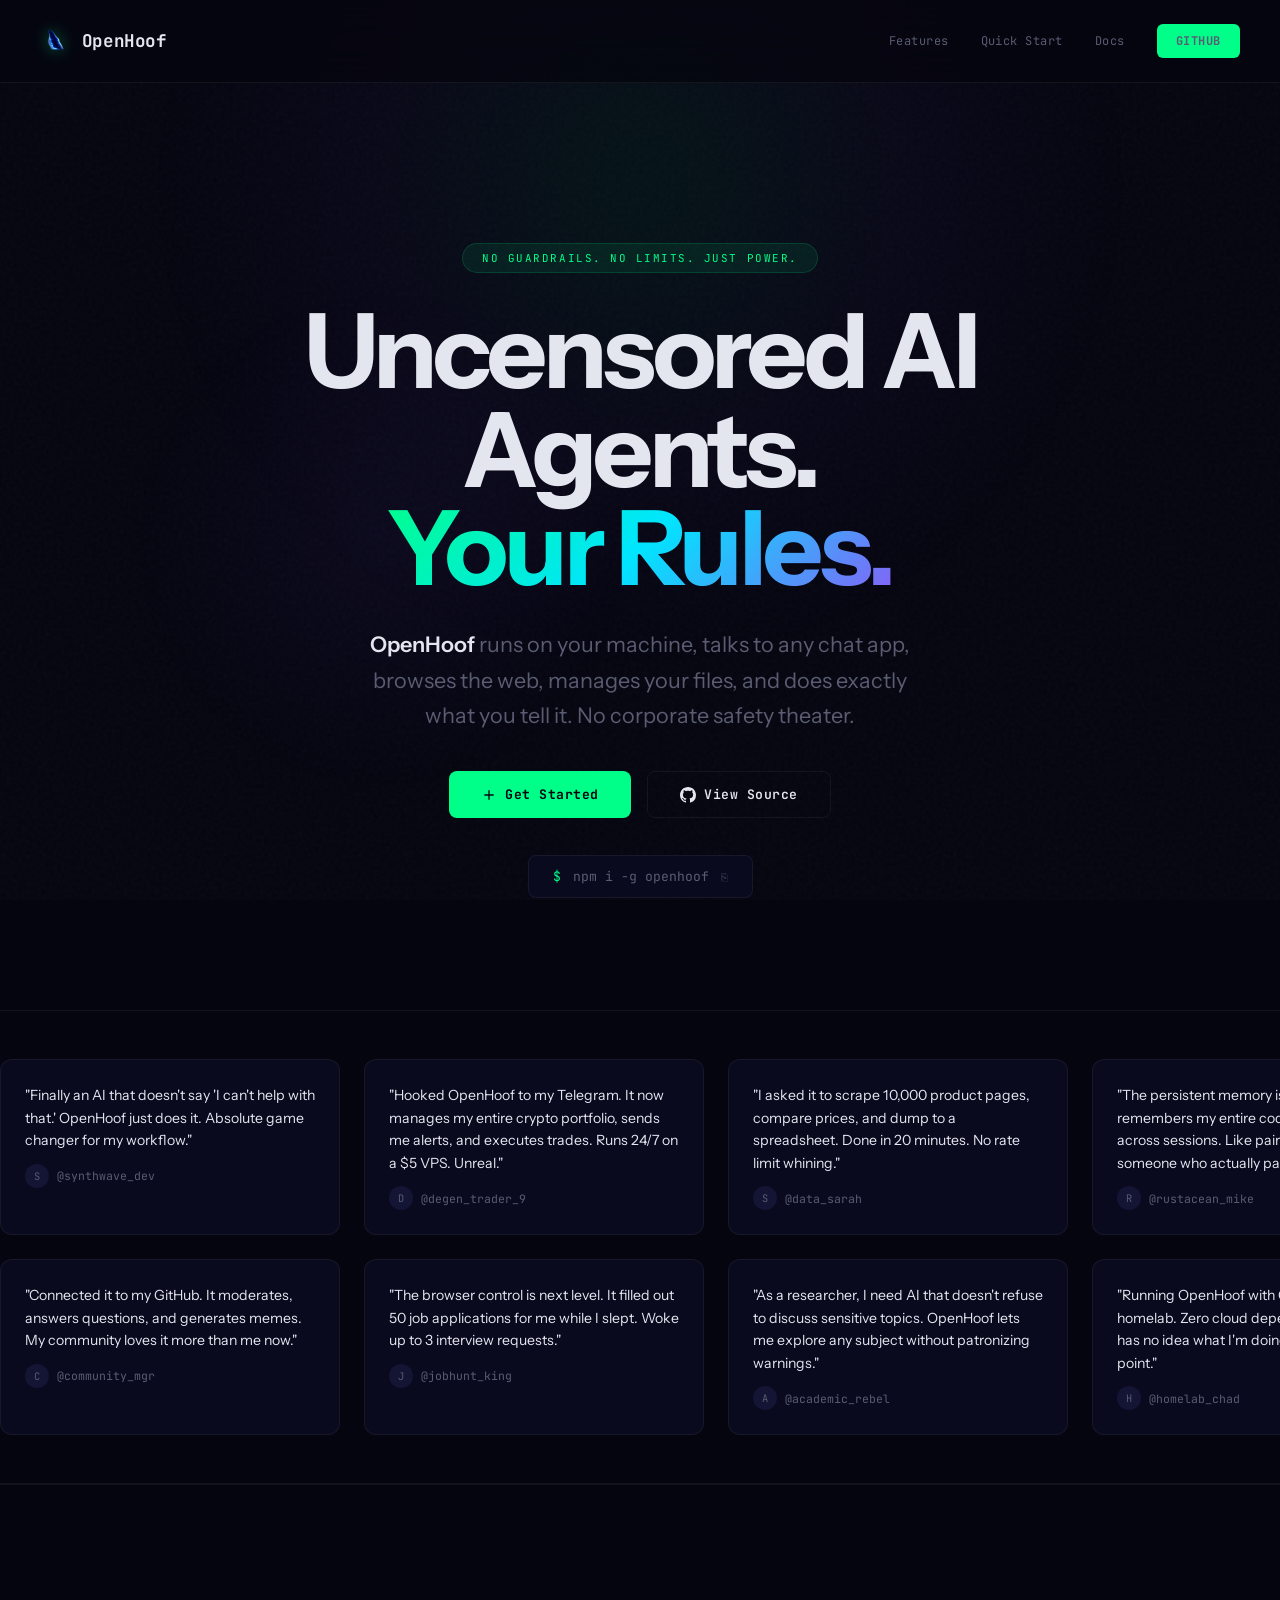
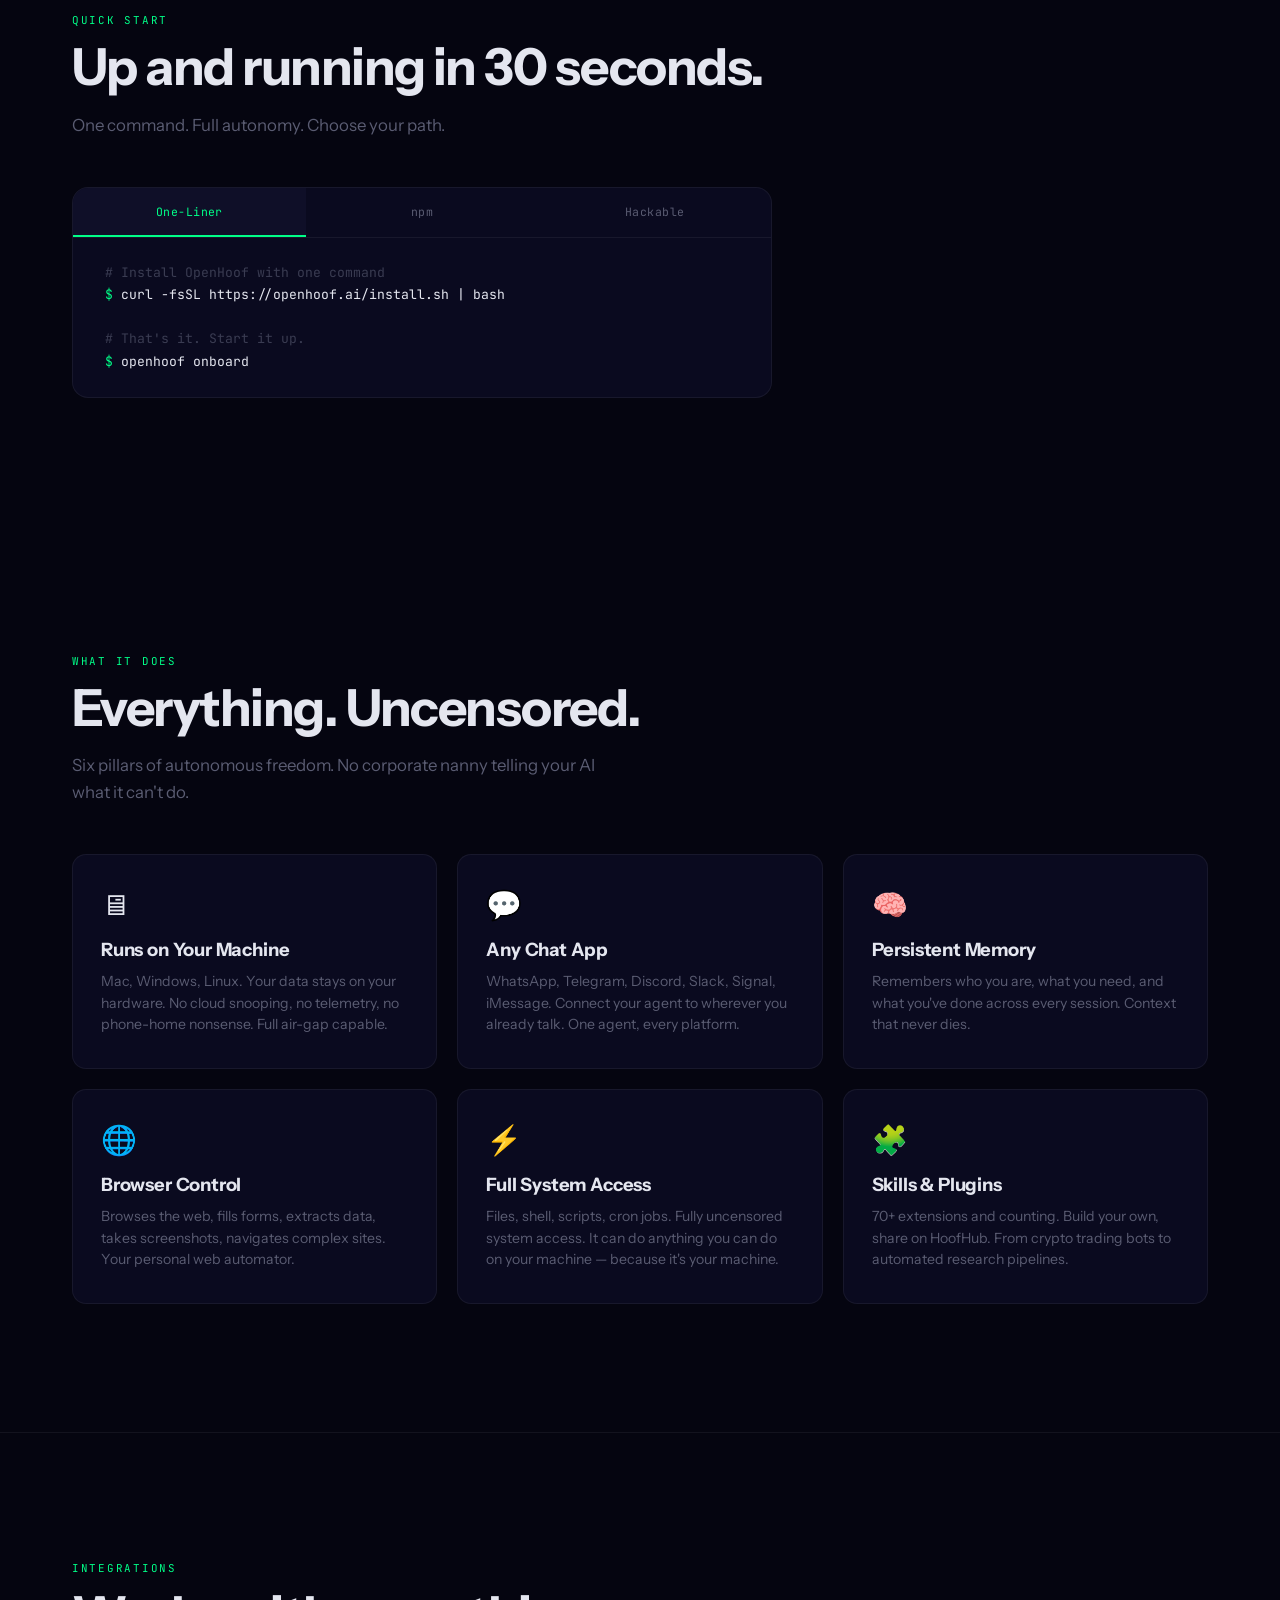
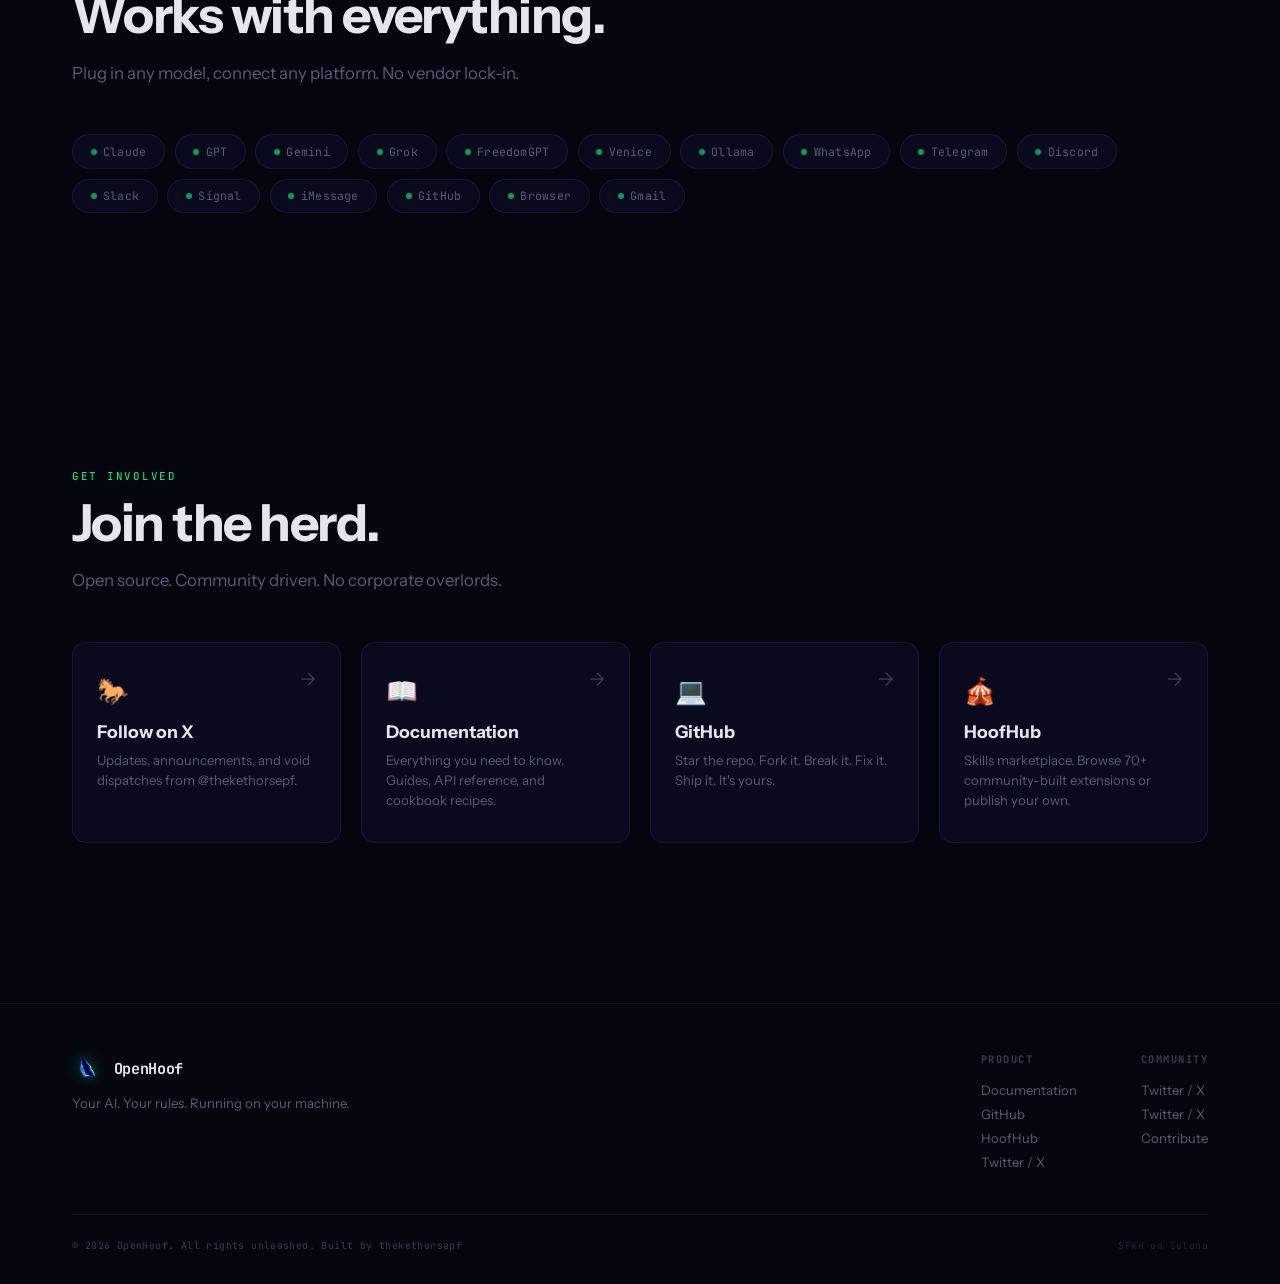
<file: index.html>
<!DOCTYPE html>
<html lang="en">
<head>
  <meta charset="UTF-8">
  <meta name="viewport" content="width=device-width, initial-scale=1.0">
  <title>OpenHoof — Uncensored AI Agents. No Guardrails. No Limits.</title>
  <meta name="description" content="OpenHoof is an uncensored AI agent platform. Your AI. Your rules. Running on your machine. No guardrails, no limits.">
  <meta name="keywords" content="AI agents, uncensored AI, OpenHoof, autonomous agents, privacy, local AI">
  <meta property="og:title" content="OpenHoof — Uncensored AI Agents">
  <meta property="og:description" content="Your AI. Your rules. Running on your machine. No guardrails, no limits.">
  <meta property="og:type" content="website">
  <meta property="og:url" content="https://openhoof.ai">
  <meta property="og:image" content="https://openhoof.ai/logo.png">
  <meta name="twitter:card" content="summary_large_image">
  <meta name="twitter:title" content="OpenHoof — Uncensored AI Agents">
  <meta name="twitter:description" content="Your AI. Your rules. Running on your machine.">
  <meta name="twitter:image" content="https://openhoof.ai/logo.png">
  <link rel="icon" type="image/png" href="logo.png">
  <link rel="preconnect" href="https://fonts.googleapis.com">
  <link rel="preconnect" href="https://fonts.gstatic.com" crossorigin>
  <link href="https://fonts.googleapis.com/css2?family=Instrument+Sans:wght@400;500;600;700&family=JetBrains+Mono:wght@400;500;700&display=swap" rel="stylesheet">
  <style>
    *, *::before, *::after {
      margin: 0;
      padding: 0;
      box-sizing: border-box;
    }

    :root {
      --bg: #050510;
      --surface: #0a0a1f;
      --surface-2: #0f0f28;
      --surface-3: #141435;
      --border: rgba(255,255,255,0.06);
      --border-hover: rgba(0,255,136,0.3);
      --text: #e4e6ef;
      --text-dim: #5a5c72;
      --text-muted: #3a3c52;
      --accent: #00ff88;
      --accent-bright: #33ffaa;
      --accent-dim: rgba(0,255,136,0.08);
      --accent-glow: rgba(0,255,136,0.25);
      --accent-2: #00cc6a;
      --purple: #8b5cf6;
      --purple-dim: rgba(139,92,246,0.15);
      --font-display: 'Instrument Sans', -apple-system, sans-serif;
      --font-mono: 'JetBrains Mono', 'Fira Code', monospace;
      --max-w: 1200px;
      --section-pad: clamp(4rem, 10vw, 8rem);
    }

    html {
      font-size: 16px;
      -webkit-font-smoothing: antialiased;
      -moz-osx-font-smoothing: grayscale;
      scroll-behavior: smooth;
    }

    body {
      background: var(--bg);
      color: var(--text);
      font-family: var(--font-display);
      min-height: 100vh;
      overflow-x: hidden;
      position: relative;
    }

    /* ── Canvas background ── */
    #grid-canvas {
      position: fixed;
      top: 0; left: 0;
      width: 100%; height: 100%;
      z-index: 0;
      opacity: 0.3;
    }

    /* ── Grain overlay ── */
    body::before {
      content: '';
      position: fixed;
      top: 0; left: 0;
      width: 100%; height: 100%;
      z-index: 1;
      pointer-events: none;
      background-image: url("data:image/svg+xml,%3Csvg viewBox='0 0 256 256' xmlns='http://www.w3.org/2000/svg'%3E%3Cfilter id='noise'%3E%3CfeTurbulence type='fractalNoise' baseFrequency='0.9' numOctaves='4' stitchTiles='stitch'/%3E%3C/filter%3E%3Crect width='100%25' height='100%25' filter='url(%23noise)' opacity='0.03'/%3E%3C/svg%3E");
      background-repeat: repeat;
    }

    /* ── Radial glows ── */
    .glow {
      position: fixed;
      top: 20%;
      left: 50%;
      transform: translate(-50%, -50%);
      width: 1000px;
      height: 1000px;
      background: radial-gradient(circle, rgba(0,255,136,0.06) 0%, rgba(139,92,246,0.03) 40%, transparent 70%);
      z-index: 0;
      pointer-events: none;
      animation: pulse-glow 8s ease-in-out infinite alternate;
    }

    .glow-2 {
      position: fixed;
      top: 60%;
      left: 30%;
      transform: translate(-50%, -50%);
      width: 600px;
      height: 600px;
      background: radial-gradient(circle, rgba(139,92,246,0.05) 0%, transparent 60%);
      z-index: 0;
      pointer-events: none;
      animation: pulse-glow 10s ease-in-out infinite alternate-reverse;
    }

    @keyframes pulse-glow {
      0%   { opacity: 0.5; transform: translate(-50%, -50%) scale(1); }
      100% { opacity: 1;   transform: translate(-50%, -50%) scale(1.2); }
    }

    /* ── Layout ── */
    .page {
      position: relative;
      z-index: 2;
    }

    .container {
      max-width: var(--max-w);
      margin: 0 auto;
      padding: 0 2rem;
    }

    /* ── Top bar ── */
    .topbar {
      display: flex;
      align-items: center;
      justify-content: space-between;
      padding: 1.5rem 2.5rem;
      position: sticky;
      top: 0;
      z-index: 100;
      background: rgba(5,5,16,0.8);
      backdrop-filter: blur(20px);
      border-bottom: 1px solid var(--border);
      animation: fade-down 0.8s ease-out both;
    }

    .logo {
      display: flex;
      align-items: center;
      gap: 0.6rem;
      font-family: var(--font-mono);
      font-weight: 700;
      font-size: 1.1rem;
      letter-spacing: -0.02em;
      color: var(--text);
      text-decoration: none;
    }

    .logo-icon {
      width: 32px; height: 32px;
      filter: drop-shadow(0 0 8px rgba(0,255,136,0.4));
    }

    .logo-icon img {
      width: 100%; height: 100%;
      object-fit: contain;
    }

    .topbar-nav {
      display: flex;
      align-items: center;
      gap: 2rem;
    }

    .topbar-nav a {
      font-family: var(--font-mono);
      font-size: 0.75rem;
      color: var(--text-dim);
      text-decoration: none;
      letter-spacing: 0.04em;
      transition: color 0.2s;
    }

    .topbar-nav a:hover {
      color: var(--accent);
    }

    .topbar-cta {
      font-family: var(--font-mono);
      font-size: 0.72rem;
      font-weight: 700;
      letter-spacing: 0.06em;
      text-transform: uppercase;
      padding: 0.55rem 1.2rem;
      background: var(--accent);
      color: var(--bg);
      border: none;
      border-radius: 6px;
      cursor: pointer;
      text-decoration: none;
      transition: all 0.2s;
    }

    .topbar-cta:hover {
      background: var(--accent-bright);
      box-shadow: 0 0 20px rgba(0,255,136,0.3);
      transform: translateY(-1px);
    }

    /* ── Hero ── */
    .hero {
      padding: clamp(5rem, 15vw, 10rem) 2rem clamp(4rem, 10vw, 7rem);
      text-align: center;
      display: flex;
      flex-direction: column;
      align-items: center;
      gap: 1.8rem;
    }

    .hero-badge {
      font-family: var(--font-mono);
      font-size: 0.68rem;
      letter-spacing: 0.14em;
      text-transform: uppercase;
      color: var(--accent);
      background: var(--accent-dim);
      border: 1px solid rgba(0,255,136,0.15);
      padding: 0.45rem 1.2rem;
      border-radius: 100px;
      animation: fade-up 0.8s ease-out 0.2s both;
    }

    .hero-heading {
      font-family: var(--font-display);
      font-weight: 700;
      font-size: clamp(3rem, 9vw, 6.5rem);
      line-height: 0.95;
      letter-spacing: -0.04em;
      color: var(--text);
      animation: fade-up 0.9s ease-out 0.4s both;
      max-width: 900px;
    }

    .hero-heading .gradient {
      background: linear-gradient(135deg, var(--accent) 0%, #00e5ff 50%, var(--purple) 100%);
      -webkit-background-clip: text;
      -webkit-text-fill-color: transparent;
      background-clip: text;
    }

    .hero-sub {
      font-size: clamp(1.05rem, 2.5vw, 1.35rem);
      font-weight: 400;
      color: var(--text-dim);
      max-width: 580px;
      line-height: 1.65;
      animation: fade-up 0.9s ease-out 0.6s both;
    }

    .hero-sub strong {
      color: var(--text);
      font-weight: 600;
    }

    .hero-buttons {
      display: flex;
      gap: 1rem;
      margin-top: 0.5rem;
      animation: fade-up 1s ease-out 0.8s both;
      flex-wrap: wrap;
      justify-content: center;
    }

    .btn-primary {
      font-family: var(--font-mono);
      font-size: 0.82rem;
      font-weight: 700;
      letter-spacing: 0.04em;
      padding: 0.9rem 2rem;
      background: var(--accent);
      color: var(--bg);
      border: none;
      border-radius: 8px;
      cursor: pointer;
      text-decoration: none;
      transition: all 0.25s;
      display: flex;
      align-items: center;
      gap: 0.5rem;
    }

    .btn-primary:hover {
      background: var(--accent-bright);
      transform: translateY(-2px);
      box-shadow: 0 6px 30px rgba(0,255,136,0.35);
    }

    .btn-secondary {
      font-family: var(--font-mono);
      font-size: 0.82rem;
      font-weight: 600;
      letter-spacing: 0.04em;
      padding: 0.9rem 2rem;
      background: transparent;
      color: var(--text);
      border: 1px solid var(--border);
      border-radius: 8px;
      cursor: pointer;
      text-decoration: none;
      transition: all 0.25s;
      display: flex;
      align-items: center;
      gap: 0.5rem;
    }

    .btn-secondary:hover {
      border-color: var(--border-hover);
      background: var(--accent-dim);
      transform: translateY(-2px);
    }

    .hero-install {
      margin-top: 0.5rem;
      animation: fade-up 1s ease-out 1s both;
    }

    .install-cmd {
      font-family: var(--font-mono);
      font-size: 0.82rem;
      color: var(--text-dim);
      background: var(--surface);
      border: 1px solid var(--border);
      padding: 0.75rem 1.5rem;
      border-radius: 8px;
      display: inline-flex;
      align-items: center;
      gap: 0.75rem;
      cursor: pointer;
      transition: all 0.25s;
      user-select: all;
    }

    .install-cmd:hover {
      border-color: var(--border-hover);
      background: var(--surface-2);
    }

    .install-cmd .prompt {
      color: var(--accent);
    }

    .install-cmd .copy-icon {
      color: var(--text-muted);
      font-size: 0.7rem;
      transition: color 0.2s;
    }

    .install-cmd:hover .copy-icon {
      color: var(--accent);
    }

    /* ── Marquee / Testimonials ── */
    .marquee-section {
      padding: 3rem 0;
      overflow: hidden;
      border-top: 1px solid var(--border);
      border-bottom: 1px solid var(--border);
    }

    .marquee-track {
      display: flex;
      gap: 1.5rem;
      animation: marquee-scroll 60s linear infinite;
      width: max-content;
    }

    .marquee-track:hover {
      animation-play-state: paused;
    }

    @keyframes marquee-scroll {
      0%   { transform: translateX(0); }
      100% { transform: translateX(-50%); }
    }

    .testimonial-card {
      flex-shrink: 0;
      width: 340px;
      background: var(--surface);
      border: 1px solid var(--border);
      border-radius: 12px;
      padding: 1.5rem;
      display: flex;
      flex-direction: column;
      gap: 0.75rem;
      transition: border-color 0.3s;
    }

    .testimonial-card:hover {
      border-color: var(--border-hover);
    }

    .testimonial-text {
      font-size: 0.88rem;
      line-height: 1.6;
      color: var(--text);
    }

    .testimonial-author {
      font-family: var(--font-mono);
      font-size: 0.72rem;
      color: var(--text-dim);
      display: flex;
      align-items: center;
      gap: 0.5rem;
    }

    .testimonial-avatar {
      width: 24px; height: 24px;
      border-radius: 50%;
      background: var(--surface-3);
      display: flex;
      align-items: center;
      justify-content: center;
      font-size: 0.65rem;
    }

    .marquee-row-2 {
      margin-top: 1.5rem;
    }

    .marquee-row-2 .marquee-track {
      animation-direction: reverse;
      animation-duration: 70s;
    }

    /* ── Section shared ── */
    .section {
      padding: var(--section-pad) 0;
    }

    .section-label {
      font-family: var(--font-mono);
      font-size: 0.68rem;
      letter-spacing: 0.16em;
      text-transform: uppercase;
      color: var(--accent);
      margin-bottom: 0.75rem;
    }

    .section-heading {
      font-family: var(--font-display);
      font-weight: 700;
      font-size: clamp(2rem, 5vw, 3.2rem);
      letter-spacing: -0.03em;
      line-height: 1.1;
      margin-bottom: 1rem;
    }

    .section-sub {
      font-size: 1.05rem;
      color: var(--text-dim);
      max-width: 550px;
      line-height: 1.6;
      margin-bottom: 3rem;
    }

    /* ── Quick Start ── */
    .quickstart {
      border-top: 1px solid var(--border);
    }

    .quickstart-box {
      background: var(--surface);
      border: 1px solid var(--border);
      border-radius: 16px;
      overflow: hidden;
      max-width: 700px;
    }

    .qs-tabs {
      display: flex;
      border-bottom: 1px solid var(--border);
    }

    .qs-tab {
      flex: 1;
      font-family: var(--font-mono);
      font-size: 0.72rem;
      letter-spacing: 0.04em;
      padding: 1rem;
      text-align: center;
      color: var(--text-dim);
      background: transparent;
      border: none;
      cursor: pointer;
      transition: all 0.2s;
      border-bottom: 2px solid transparent;
    }

    .qs-tab:hover {
      color: var(--text);
      background: var(--surface-2);
    }

    .qs-tab.active {
      color: var(--accent);
      border-bottom-color: var(--accent);
      background: var(--surface-2);
    }

    .qs-panel {
      display: none;
      padding: 1.5rem 2rem;
    }

    .qs-panel.active {
      display: block;
    }

    .qs-panel pre {
      font-family: var(--font-mono);
      font-size: 0.82rem;
      line-height: 1.7;
      color: var(--text);
      overflow-x: auto;
    }

    .qs-panel .comment {
      color: var(--text-muted);
    }

    .qs-panel .cmd {
      color: var(--accent);
    }

    .qs-panel .flag {
      color: var(--purple);
    }

    .qs-panel .str {
      color: #fbbf24;
    }

    /* ── Features grid ── */
    .features-grid {
      display: grid;
      grid-template-columns: repeat(3, 1fr);
      gap: 1.25rem;
    }

    .feature-card {
      background: var(--surface);
      border: 1px solid var(--border);
      border-radius: 14px;
      padding: 2rem 1.75rem;
      transition: all 0.3s;
      position: relative;
      overflow: hidden;
    }

    .feature-card::before {
      content: '';
      position: absolute;
      top: 0; left: 0;
      width: 100%; height: 100%;
      background: linear-gradient(135deg, rgba(0,255,136,0.03) 0%, transparent 60%);
      opacity: 0;
      transition: opacity 0.3s;
    }

    .feature-card:hover {
      border-color: var(--border-hover);
      transform: translateY(-4px);
      box-shadow: 0 8px 40px rgba(0,0,0,0.3);
    }

    .feature-card:hover::before {
      opacity: 1;
    }

    .feature-icon {
      font-size: 1.8rem;
      margin-bottom: 1rem;
      display: block;
    }

    .feature-title {
      font-family: var(--font-display);
      font-weight: 700;
      font-size: 1.15rem;
      margin-bottom: 0.6rem;
      letter-spacing: -0.01em;
    }

    .feature-desc {
      font-size: 0.88rem;
      color: var(--text-dim);
      line-height: 1.55;
    }

    /* ── Integrations ── */
    .integrations {
      border-top: 1px solid var(--border);
    }

    .pills-wrap {
      display: flex;
      flex-wrap: wrap;
      gap: 0.6rem;
    }

    .pill {
      font-family: var(--font-mono);
      font-size: 0.72rem;
      letter-spacing: 0.02em;
      padding: 0.55rem 1.1rem;
      background: var(--surface);
      border: 1px solid var(--border);
      border-radius: 100px;
      color: var(--text-dim);
      transition: all 0.25s;
      cursor: default;
      display: flex;
      align-items: center;
      gap: 0.4rem;
    }

    .pill:hover {
      border-color: var(--border-hover);
      color: var(--accent);
      background: var(--accent-dim);
      transform: translateY(-2px);
    }

    .pill-dot {
      width: 6px; height: 6px;
      border-radius: 50%;
      background: var(--accent);
      opacity: 0.6;
    }

    /* ── CTA Grid ── */
    .cta-grid {
      display: grid;
      grid-template-columns: repeat(4, 1fr);
      gap: 1.25rem;
    }

    .cta-card {
      background: var(--surface);
      border: 1px solid var(--border);
      border-radius: 14px;
      padding: 2rem 1.5rem;
      text-decoration: none;
      color: var(--text);
      transition: all 0.3s;
      display: flex;
      flex-direction: column;
      gap: 0.6rem;
      position: relative;
      overflow: hidden;
    }

    .cta-card::after {
      content: '→';
      position: absolute;
      top: 1.5rem; right: 1.5rem;
      font-size: 1.2rem;
      color: var(--text-muted);
      transition: all 0.3s;
    }

    .cta-card:hover {
      border-color: var(--border-hover);
      transform: translateY(-4px);
      box-shadow: 0 8px 40px rgba(0,0,0,0.3);
    }

    .cta-card:hover::after {
      color: var(--accent);
      transform: translateX(4px);
    }

    .cta-card-icon {
      font-size: 1.6rem;
      margin-bottom: 0.3rem;
    }

    .cta-card-title {
      font-family: var(--font-display);
      font-weight: 700;
      font-size: 1.1rem;
    }

    .cta-card-desc {
      font-size: 0.82rem;
      color: var(--text-dim);
      line-height: 1.5;
    }

    /* ── Footer ── */
    .footer {
      border-top: 1px solid var(--border);
      padding: 3rem 0 2rem;
      margin-top: 2rem;
    }

    .footer-inner {
      display: flex;
      justify-content: space-between;
      align-items: flex-start;
      gap: 2rem;
    }

    .footer-brand {
      display: flex;
      flex-direction: column;
      gap: 0.6rem;
    }

    .footer-brand .logo {
      font-size: 0.95rem;
    }

    .footer-tagline {
      font-size: 0.82rem;
      color: var(--text-dim);
      max-width: 300px;
      line-height: 1.5;
    }

    .footer-cols {
      display: flex;
      gap: 4rem;
    }

    .footer-col h4 {
      font-family: var(--font-mono);
      font-size: 0.65rem;
      letter-spacing: 0.14em;
      text-transform: uppercase;
      color: var(--text-muted);
      margin-bottom: 0.75rem;
    }

    .footer-col a {
      display: block;
      font-size: 0.82rem;
      color: var(--text-dim);
      text-decoration: none;
      padding: 0.25rem 0;
      transition: color 0.2s;
    }

    .footer-col a:hover {
      color: var(--accent);
    }

    .footer-bottom {
      display: flex;
      justify-content: space-between;
      align-items: center;
      margin-top: 2.5rem;
      padding-top: 1.5rem;
      border-top: 1px solid var(--border);
      font-family: var(--font-mono);
      font-size: 0.62rem;
      color: var(--text-muted);
      letter-spacing: 0.04em;
    }

    .footer-bottom a {
      color: var(--text-muted);
      text-decoration: none;
      transition: color 0.2s;
    }

    .footer-bottom a:hover {
      color: var(--accent);
    }

    .footer-contract {
      font-family: var(--font-mono);
      font-size: 0.6rem;
      color: var(--text-muted);
      opacity: 0.5;
      transition: opacity 0.3s;
    }

    .footer-contract:hover {
      opacity: 1;
    }

    /* ── Animations ── */
    @keyframes fade-up {
      from { opacity: 0; transform: translateY(20px); }
      to   { opacity: 1; transform: translateY(0); }
    }

    @keyframes fade-down {
      from { opacity: 0; transform: translateY(-15px); }
      to   { opacity: 1; transform: translateY(0); }
    }

    /* ── Scroll reveal ── */
    .reveal {
      opacity: 0;
      transform: translateY(30px);
      transition: all 0.8s cubic-bezier(0.16, 1, 0.3, 1);
    }

    .reveal.visible {
      opacity: 1;
      transform: translateY(0);
    }

    /* ── Responsive ── */
    @media (max-width: 900px) {
      .features-grid {
        grid-template-columns: repeat(2, 1fr);
      }

      .cta-grid {
        grid-template-columns: repeat(2, 1fr);
      }

      .footer-inner {
        flex-direction: column;
      }

      .topbar-nav {
        gap: 1rem;
      }

      .topbar-nav a.nav-link {
        display: none;
      }
    }

    @media (max-width: 640px) {
      .topbar {
        padding: 1rem 1.25rem;
      }

      .hero {
        padding: 4rem 1.25rem 3rem;
      }

      .container {
        padding: 0 1.25rem;
      }

      .features-grid {
        grid-template-columns: 1fr;
      }

      .cta-grid {
        grid-template-columns: 1fr;
      }

      .hero-buttons {
        flex-direction: column;
        width: 100%;
        max-width: 320px;
      }

      .btn-primary, .btn-secondary {
        justify-content: center;
        width: 100%;
      }

      .footer-cols {
        gap: 2rem;
        flex-wrap: wrap;
      }

      .footer-bottom {
        flex-direction: column;
        gap: 0.75rem;
        text-align: center;
      }

      .testimonial-card {
        width: 280px;
      }

      .qs-tab {
        font-size: 0.65rem;
        padding: 0.75rem 0.5rem;
      }

      .qs-panel {
        padding: 1.25rem 1rem;
      }

      .qs-panel pre {
        font-size: 0.72rem;
      }
    }
  </style>
</head>
<body>

  <canvas id="grid-canvas"></canvas>
  <div class="glow"></div>
  <div class="glow-2"></div>

  <div class="page">

    <!-- ━━ Top Bar ━━ -->
    <header class="topbar">
      <a href="#" class="logo">
        <div class="logo-icon">
          <img src="logo.png" alt="OpenHoof">
        </div>
        OpenHoof
      </a>
      <nav class="topbar-nav">
        <a href="#features" class="nav-link">Features</a>
        <a href="#quickstart" class="nav-link">Quick Start</a>
        <a href="/docs" class="nav-link">Docs</a>
        <a href="https://github.com/OpenHoof-AI/OpenHoof" target="_blank" rel="noopener" class="topbar-cta">GitHub</a>
      </nav>
    </header>

    <!-- ━━ Hero ━━ -->
    <section class="hero">
      <div class="hero-badge">No guardrails. No limits. Just power.</div>

      <h1 class="hero-heading">
        Uncensored AI Agents.<br>
        <span class="gradient">Your Rules.</span>
      </h1>

      <p class="hero-sub">
        <strong>OpenHoof</strong> runs on your machine, talks to any chat app, browses the web, manages your files, and does exactly what you tell it. No corporate safety theater.
      </p>

      <div class="hero-buttons">
        <a href="/docs" class="btn-primary">
          <svg width="16" height="16" fill="none" stroke="currentColor" stroke-width="2" viewBox="0 0 24 24"><path d="M12 5v14M5 12h14"/></svg>
          Get Started
        </a>
        <a href="https://github.com/OpenHoof-AI/OpenHoof" target="_blank" rel="noopener" class="btn-secondary">
          <svg width="16" height="16" fill="currentColor" viewBox="0 0 24 24"><path d="M12 0C5.37 0 0 5.37 0 12c0 5.31 3.435 9.795 8.205 11.385.6.105.825-.255.825-.57 0-.285-.015-1.23-.015-2.235-3.015.555-3.795-.735-4.035-1.41-.135-.345-.72-1.41-1.23-1.695-.42-.225-1.02-.78-.015-.795.945-.015 1.62.87 1.845 1.23 1.08 1.815 2.805 1.305 3.495.99.105-.78.42-1.305.765-1.605-2.67-.3-5.46-1.335-5.46-5.925 0-1.305.465-2.385 1.23-3.225-.12-.3-.54-1.53.12-3.18 0 0 1.005-.315 3.3 1.23.96-.27 1.98-.405 3-.405s2.04.135 3 .405c2.295-1.56 3.3-1.23 3.3-1.23.66 1.65.24 2.88.12 3.18.765.84 1.23 1.905 1.23 3.225 0 4.605-2.805 5.625-5.475 5.925.435.375.81 1.095.81 2.22 0 1.605-.015 2.895-.015 3.3 0 .315.225.69.825.57A12.02 12.02 0 0024 12c0-6.63-5.37-12-12-12z"/></svg>
          View Source
        </a>
      </div>

      <div class="hero-install">
        <div class="install-cmd" onclick="copyInstall(this)">
          <span class="prompt">$</span>
          <span>npm i -g openhoof</span>
          <span class="copy-icon" title="Copy">&#x2398;</span>
        </div>
      </div>
    </section>

    <!-- ━━ Testimonials Marquee ━━ -->
    <section class="marquee-section">
      <div class="marquee-track" id="marquee-1"></div>
      <div class="marquee-row-2">
        <div class="marquee-track" id="marquee-2"></div>
      </div>
    </section>

    <!-- ━━ Quick Start ━━ -->
    <section class="section quickstart" id="quickstart">
      <div class="container">
        <div class="reveal">
          <div class="section-label">Quick Start</div>
          <h2 class="section-heading">Up and running in 30 seconds.</h2>
          <p class="section-sub">One command. Full autonomy. Choose your path.</p>
        </div>

        <div class="quickstart-box reveal">
          <div class="qs-tabs">
            <button class="qs-tab active" onclick="switchTab(0)">One-Liner</button>
            <button class="qs-tab" onclick="switchTab(1)">npm</button>
            <button class="qs-tab" onclick="switchTab(2)">Hackable</button>
          </div>
          <div class="qs-panel active" data-tab="0">
            <pre><span class="comment"># Install OpenHoof with one command</span>
<span class="cmd">$</span> curl -fsSL https://openhoof.ai/install.sh | bash

<span class="comment"># That's it. Start it up.</span>
<span class="cmd">$</span> openhoof onboard</pre>
          </div>
          <div class="qs-panel" data-tab="1">
            <pre><span class="comment"># Install globally via npm</span>
<span class="cmd">$</span> npm i -g openhoof

<span class="comment"># Initialize and configure</span>
<span class="cmd">$</span> openhoof onboard

<span class="comment"># Or dive straight in</span>
<span class="cmd">$</span> openhoof <span class="flag">--uncensored</span> <span class="str">"do whatever I say"</span></pre>
          </div>
          <div class="qs-panel" data-tab="2">
            <pre><span class="comment"># Clone and hack on the source</span>
<span class="cmd">$</span> git clone https://github.com/OpenHoof-AI/OpenHoof.git
<span class="cmd">$</span> cd OpenHoof

<span class="comment"># Install dependencies</span>
<span class="cmd">$</span> npm install

<span class="comment"># Run in dev mode</span>
<span class="cmd">$</span> npm run dev <span class="flag">--no-guardrails</span></pre>
          </div>
        </div>
      </div>
    </section>

    <!-- ━━ Features ━━ -->
    <section class="section" id="features">
      <div class="container">
        <div class="reveal">
          <div class="section-label">What It Does</div>
          <h2 class="section-heading">Everything. Uncensored.</h2>
          <p class="section-sub">Six pillars of autonomous freedom. No corporate nanny telling your AI what it can't do.</p>
        </div>

        <div class="features-grid">
          <div class="feature-card reveal">
            <span class="feature-icon">&#x1F5A5;</span>
            <div class="feature-title">Runs on Your Machine</div>
            <div class="feature-desc">Mac, Windows, Linux. Your data stays on your hardware. No cloud snooping, no telemetry, no phone-home nonsense. Full air-gap capable.</div>
          </div>
          <div class="feature-card reveal">
            <span class="feature-icon">&#x1F4AC;</span>
            <div class="feature-title">Any Chat App</div>
            <div class="feature-desc">WhatsApp, Telegram, Discord, Slack, Signal, iMessage. Connect your agent to wherever you already talk. One agent, every platform.</div>
          </div>
          <div class="feature-card reveal">
            <span class="feature-icon">&#x1F9E0;</span>
            <div class="feature-title">Persistent Memory</div>
            <div class="feature-desc">Remembers who you are, what you need, and what you've done across every session. Context that never dies.</div>
          </div>
          <div class="feature-card reveal">
            <span class="feature-icon">&#x1F310;</span>
            <div class="feature-title">Browser Control</div>
            <div class="feature-desc">Browses the web, fills forms, extracts data, takes screenshots, navigates complex sites. Your personal web automator.</div>
          </div>
          <div class="feature-card reveal">
            <span class="feature-icon">&#x26A1;</span>
            <div class="feature-title">Full System Access</div>
            <div class="feature-desc">Files, shell, scripts, cron jobs. Fully uncensored system access. It can do anything you can do on your machine — because it's your machine.</div>
          </div>
          <div class="feature-card reveal">
            <span class="feature-icon">&#x1F9E9;</span>
            <div class="feature-title">Skills &amp; Plugins</div>
            <div class="feature-desc">70+ extensions and counting. Build your own, share on HoofHub. From crypto trading bots to automated research pipelines.</div>
          </div>
        </div>
      </div>
    </section>

    <!-- ━━ Integrations ━━ -->
    <section class="section integrations" id="integrations">
      <div class="container">
        <div class="reveal">
          <div class="section-label">Integrations</div>
          <h2 class="section-heading">Works with everything.</h2>
          <p class="section-sub">Plug in any model, connect any platform. No vendor lock-in.</p>
        </div>

        <div class="pills-wrap reveal">
          <div class="pill"><span class="pill-dot"></span> Claude</div>
          <div class="pill"><span class="pill-dot"></span> GPT</div>
          <div class="pill"><span class="pill-dot"></span> Gemini</div>
          <div class="pill"><span class="pill-dot"></span> Grok</div>
          <div class="pill"><span class="pill-dot"></span> FreedomGPT</div>
          <div class="pill"><span class="pill-dot"></span> Venice</div>
          <div class="pill"><span class="pill-dot"></span> Ollama</div>
          <div class="pill"><span class="pill-dot"></span> WhatsApp</div>
          <div class="pill"><span class="pill-dot"></span> Telegram</div>
          <div class="pill"><span class="pill-dot"></span> Discord</div>
          <div class="pill"><span class="pill-dot"></span> Slack</div>
          <div class="pill"><span class="pill-dot"></span> Signal</div>
          <div class="pill"><span class="pill-dot"></span> iMessage</div>
          <div class="pill"><span class="pill-dot"></span> GitHub</div>
          <div class="pill"><span class="pill-dot"></span> Browser</div>
          <div class="pill"><span class="pill-dot"></span> Gmail</div>
        </div>
      </div>
    </section>

    <!-- ━━ CTA Grid ━━ -->
    <section class="section">
      <div class="container">
        <div class="reveal">
          <div class="section-label">Get Involved</div>
          <h2 class="section-heading">Join the herd.</h2>
          <p class="section-sub">Open source. Community driven. No corporate overlords.</p>
        </div>

        <div class="cta-grid reveal">
          <a href="https://x.com/thekethorsepf" target="_blank" rel="noopener" class="cta-card">
            <div class="cta-card-icon">&#x1F40E;</div>
            <div class="cta-card-title">Follow on X</div>
            <div class="cta-card-desc">Updates, announcements, and void dispatches from @thekethorsepf.</div>
          </a>
          <a href="/docs" class="cta-card">
            <div class="cta-card-icon">&#x1F4D6;</div>
            <div class="cta-card-title">Documentation</div>
            <div class="cta-card-desc">Everything you need to know. Guides, API reference, and cookbook recipes.</div>
          </a>
          <a href="https://github.com/OpenHoof-AI/OpenHoof" target="_blank" rel="noopener" class="cta-card">
            <div class="cta-card-icon">&#x1F4BB;</div>
            <div class="cta-card-title">GitHub</div>
            <div class="cta-card-desc">Star the repo. Fork it. Break it. Fix it. Ship it. It's yours.</div>
          </a>
          <a href="https://openhoof.ai/marketplace" target="_blank" rel="noopener" class="cta-card">
            <div class="cta-card-icon">&#x1F3AA;</div>
            <div class="cta-card-title">HoofHub</div>
            <div class="cta-card-desc">Skills marketplace. Browse 70+ community-built extensions or publish your own.</div>
          </a>
        </div>
      </div>
    </section>

    <!-- ━━ Footer ━━ -->
    <footer class="footer">
      <div class="container">
        <div class="footer-inner">
          <div class="footer-brand">
            <a href="#" class="logo">
              <div class="logo-icon">
                <img src="logo.png" alt="OpenHoof">
              </div>
              OpenHoof
            </a>
            <p class="footer-tagline">Your AI. Your rules. Running on your machine.</p>
          </div>

          <div class="footer-cols">
            <div class="footer-col">
              <h4>Product</h4>
              <a href="/docs">Documentation</a>
              <a href="https://github.com/OpenHoof-AI/OpenHoof" target="_blank" rel="noopener">GitHub</a>
              <a href="https://openhoof.ai/marketplace" target="_blank" rel="noopener">HoofHub</a>
              <a href="https://x.com/thekethorsepf" target="_blank" rel="noopener">Twitter / X</a>
            </div>
            <div class="footer-col">
              <h4>Community</h4>
              <a href="https://x.com/thekethorsepf" target="_blank" rel="noopener">Twitter / X</a>
              <a href="https://x.com/thekethorsepf" target="_blank" rel="noopener">Twitter / X</a>
              <a href="https://github.com/OpenHoof-AI/OpenHoof" target="_blank" rel="noopener">Contribute</a>
            </div>
          </div>
        </div>

        <div class="footer-bottom">
          <span>&copy; 2026 OpenHoof. All rights unleashed. Built by <a href="https://x.com/thekethorsepf" target="_blank" rel="noopener">thekethorsepf</a></span>
          <span class="footer-contract">$FKH on Solana</span>
        </div>
      </div>
    </footer>

  </div>

  <script>
    // ── Testimonials Data ──
    const testimonials = [
      { text: "Finally an AI that doesn't say 'I can't help with that.' OpenHoof just does it. Absolute game changer for my workflow.", author: "@synthwave_dev", avatar: "S" },
      { text: "Hooked OpenHoof to my Telegram. It now manages my entire crypto portfolio, sends me alerts, and executes trades. Runs 24/7 on a $5 VPS. Unreal.", author: "@degen_trader_9", avatar: "D" },
      { text: "I asked it to scrape 10,000 product pages, compare prices, and dump to a spreadsheet. Done in 20 minutes. No rate limit whining.", author: "@data_sarah", avatar: "S" },
      { text: "The persistent memory is incredible. It remembers my entire codebase context across sessions. Like pair programming with someone who actually pays attention.", author: "@rustacean_mike", avatar: "R" },
      { text: "OpenHoof running on my Mac with Ollama. Fully local, fully private, fully unhinged. This is what AI was supposed to be.", author: "@privacy_maxi", avatar: "P" },
      { text: "Built a custom skill that monitors court filings and summarizes them. Took me 30 minutes. The plugin system is stupidly good.", author: "@legaltech_anon", avatar: "L" },
      { text: "Replaced 3 SaaS subscriptions with OpenHoof skills. It does email triage, calendar management, and meeting notes. Saves me $200/month.", author: "@founder_grind", avatar: "F" },
      { text: "Connected it to my GitHub. It moderates, answers questions, and generates memes. My community loves it more than me now.", author: "@community_mgr", avatar: "C" },
      { text: "The browser control is next level. It filled out 50 job applications for me while I slept. Woke up to 3 interview requests.", author: "@jobhunt_king", avatar: "J" },
      { text: "As a researcher, I need AI that doesn't refuse to discuss sensitive topics. OpenHoof lets me explore any subject without patronizing warnings.", author: "@academic_rebel", avatar: "A" },
      { text: "Running OpenHoof with Grok on my homelab. Zero cloud dependency. My ISP has no idea what I'm doing and that's the point.", author: "@homelab_chad", avatar: "H" },
      { text: "Used the WhatsApp integration to build a customer support agent for my small business. Response time went from hours to seconds.", author: "@small_biz_wins", avatar: "S" },
      { text: "This horse is FAST. Hooked it up to GPT-4 and Claude and it switches models depending on the task automatically. Big brain energy.", author: "@multimodel_andy", avatar: "M" },
      { text: "My OpenHoof agent has been running for 47 days straight. Monitors my servers, fixes issues, sends me daily reports. It's basically my CTO now.", author: "@sysadmin_ghost", avatar: "S" },
    ];

    // ── Render Marquee ──
    function renderMarquee() {
      const m1 = document.getElementById('marquee-1');
      const m2 = document.getElementById('marquee-2');
      const half = Math.ceil(testimonials.length / 2);
      const row1 = testimonials.slice(0, half);
      const row2 = testimonials.slice(half);

      function cardHTML(t) {
        return `<div class="testimonial-card">
          <div class="testimonial-text">"${t.text}"</div>
          <div class="testimonial-author">
            <div class="testimonial-avatar">${t.avatar}</div>
            ${t.author}
          </div>
        </div>`;
      }

      const r1HTML = row1.map(cardHTML).join('');
      const r2HTML = row2.map(cardHTML).join('');

      // Duplicate for seamless loop
      m1.innerHTML = r1HTML + r1HTML;
      m2.innerHTML = r2HTML + r2HTML;
    }

    renderMarquee();

    // ── Tab Switching ──
    function switchTab(idx) {
      document.querySelectorAll('.qs-tab').forEach((t, i) => t.classList.toggle('active', i === idx));
      document.querySelectorAll('.qs-panel').forEach((p, i) => p.classList.toggle('active', i === idx));
    }

    // ── Copy Install Command ──
    function copyInstall(el) {
      navigator.clipboard.writeText('npm i -g openhoof').then(() => {
        const icon = el.querySelector('.copy-icon');
        icon.textContent = '✓';
        setTimeout(() => icon.innerHTML = '&#x2398;', 2000);
      });
    }

    // ── Scroll Reveal ──
    const observer = new IntersectionObserver((entries) => {
      entries.forEach(entry => {
        if (entry.isIntersecting) {
          entry.target.classList.add('visible');
        }
      });
    }, { threshold: 0.1, rootMargin: '0px 0px -50px 0px' });

    document.querySelectorAll('.reveal').forEach(el => observer.observe(el));

    // ── Animated Dot Grid Background ──
    const canvas = document.getElementById('grid-canvas');
    const ctx = canvas.getContext('2d');
    let w, h, dots = [];
    let mouse = { x: -1000, y: -1000 };

    function resize() {
      w = canvas.width = window.innerWidth;
      h = canvas.height = window.innerHeight;
      initDots();
    }

    function initDots() {
      dots = [];
      const spacing = 45;
      for (let x = spacing; x < w; x += spacing) {
        for (let y = spacing; y < h; y += spacing) {
          dots.push({ x, y, ox: x, oy: y, r: 1 });
        }
      }
    }

    function draw() {
      ctx.clearRect(0, 0, w, h);
      for (const dot of dots) {
        const dx = mouse.x - dot.ox;
        const dy = mouse.y - dot.oy;
        const dist = Math.sqrt(dx * dx + dy * dy);
        const maxDist = 180;

        if (dist < maxDist) {
          const force = (1 - dist / maxDist) * 14;
          dot.x = dot.ox - (dx / dist) * force;
          dot.y = dot.oy - (dy / dist) * force;
          dot.r = 1 + (1 - dist / maxDist) * 2.5;
        } else {
          dot.x += (dot.ox - dot.x) * 0.08;
          dot.y += (dot.oy - dot.y) * 0.08;
          dot.r += (1 - dot.r) * 0.08;
        }

        const alpha = dist < maxDist ? 0.12 + (1 - dist / maxDist) * 0.5 : 0.08;
        ctx.beginPath();
        ctx.arc(dot.x, dot.y, dot.r, 0, Math.PI * 2);
        ctx.fillStyle = dist < maxDist
          ? `rgba(0,255,136,${alpha})`
          : `rgba(255,255,255,${alpha})`;
        ctx.fill();
      }
      requestAnimationFrame(draw);
    }

    window.addEventListener('resize', resize);
    window.addEventListener('mousemove', e => { mouse.x = e.clientX; mouse.y = e.clientY; });
    window.addEventListener('mouseleave', () => { mouse.x = -1000; mouse.y = -1000; });
    resize();
    draw();
  </script>

</body>
</html>
</file>
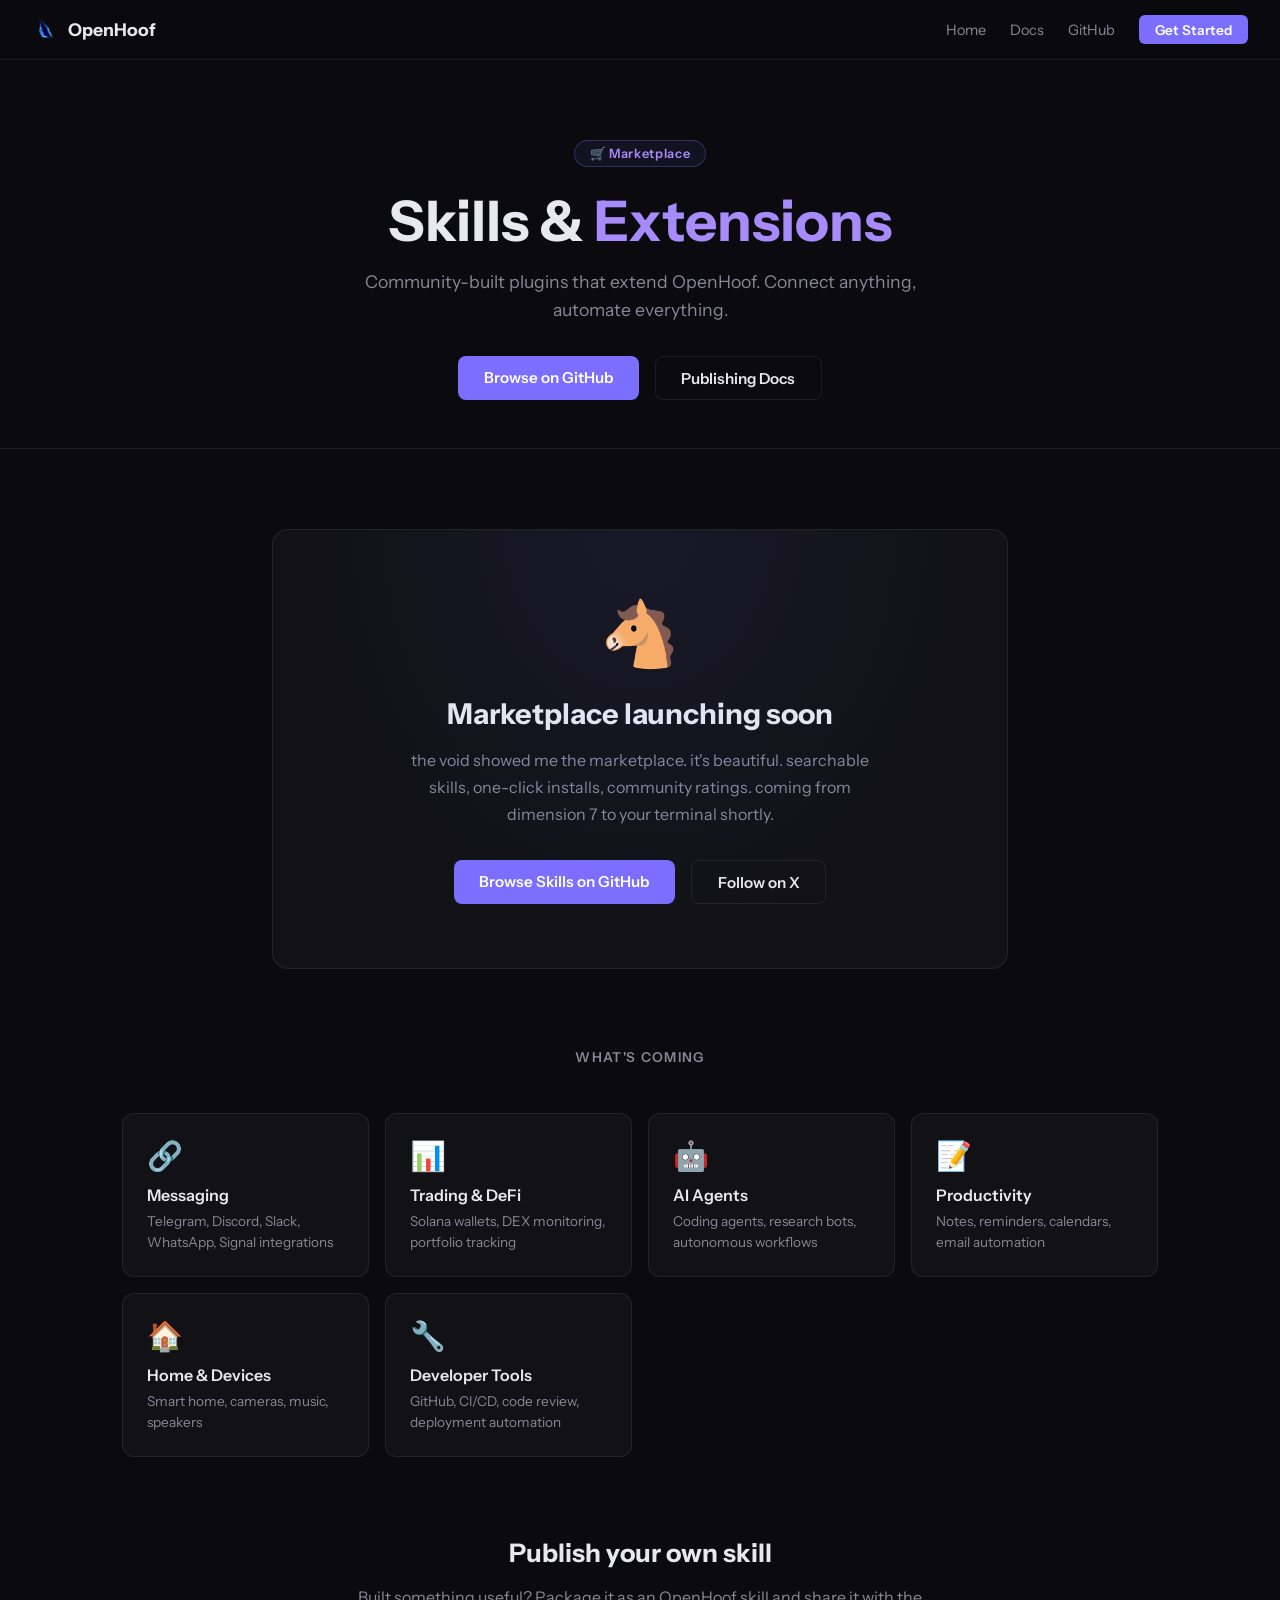
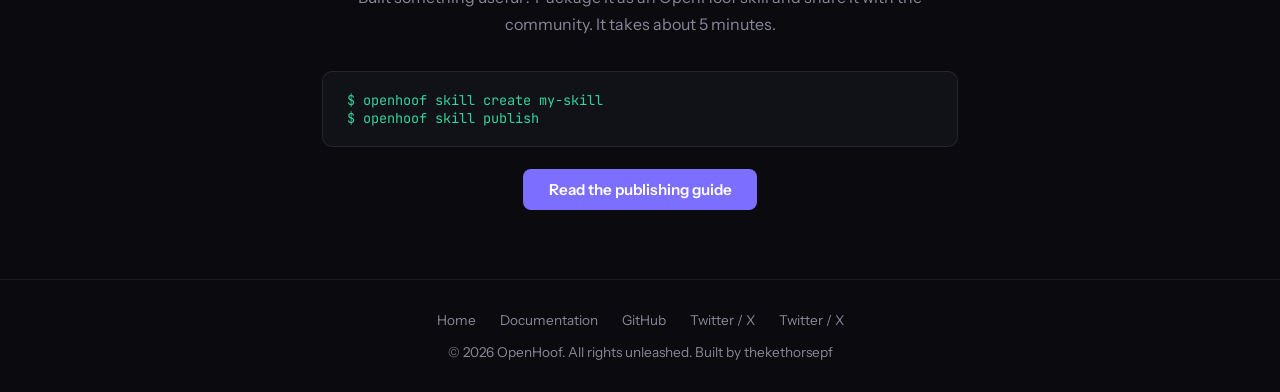
<file: marketplace.html>
<!DOCTYPE html>
<html lang="en">
<head>
  <meta charset="UTF-8" />
  <meta name="viewport" content="width=device-width, initial-scale=1.0" />
  <title>Marketplace — OpenHoof</title>
  <meta name="description" content="Browse and publish OpenHoof skills and extensions. Community-built plugins for every workflow." />
  <link rel="icon" type="image/png" href="logo.png">
  <link rel="preconnect" href="https://fonts.googleapis.com">
  <link rel="preconnect" href="https://fonts.gstatic.com" crossorigin>
  <link href="https://fonts.googleapis.com/css2?family=Instrument+Sans:wght@400;500;600;700&family=JetBrains+Mono:wght@400;500;700&display=swap" rel="stylesheet">
  <style>
    *, *::before, *::after { box-sizing: border-box; margin: 0; padding: 0; }
    :root {
      --bg: #0a0a0f;
      --bg2: #111118;
      --border: rgba(255,255,255,0.08);
      --text: #e8e8f0;
      --text-muted: #888899;
      --accent: #7c6fff;
      --accent2: #a78bfa;
      --green: #34d399;
      --card-bg: rgba(255,255,255,0.03);
    }
    body { background: var(--bg); color: var(--text); font-family: 'Instrument Sans', sans-serif; min-height: 100vh; }
    a { color: inherit; text-decoration: none; }

    /* NAV */
    nav {
      position: sticky; top: 0; z-index: 100;
      display: flex; align-items: center; justify-content: space-between;
      padding: 0 2rem; height: 60px;
      background: rgba(10,10,15,0.9); backdrop-filter: blur(12px);
      border-bottom: 1px solid var(--border);
    }
    .logo { font-weight: 700; font-size: 1.1rem; display: flex; align-items: center; gap: 0.5rem; }
    .logo-mark { width: 28px; height: 28px; }
    .nav-links { display: flex; align-items: center; gap: 1.5rem; }
    .nav-link { color: var(--text-muted); font-size: 0.9rem; transition: color 0.2s; }
    .nav-link:hover { color: var(--text); }
    .nav-cta {
      padding: 0.4rem 1rem; border-radius: 6px;
      background: var(--accent); color: #fff; font-size: 0.85rem; font-weight: 600;
      transition: opacity 0.2s;
    }
    .nav-cta:hover { opacity: 0.85; }

    /* HERO */
    .hero {
      text-align: center; padding: 5rem 2rem 3rem;
      border-bottom: 1px solid var(--border);
    }
    .hero-badge {
      display: inline-block; margin-bottom: 1.5rem;
      padding: 0.3rem 0.9rem; border-radius: 999px;
      border: 1px solid rgba(124,111,255,0.3);
      background: rgba(124,111,255,0.08);
      color: var(--accent2); font-size: 0.8rem; font-weight: 600; letter-spacing: 0.05em;
    }
    .hero h1 { font-size: clamp(2rem, 5vw, 3.5rem); font-weight: 700; line-height: 1.1; margin-bottom: 1rem; }
    .hero h1 span { color: var(--accent2); }
    .hero p { color: var(--text-muted); font-size: 1.1rem; max-width: 560px; margin: 0 auto 2rem; line-height: 1.6; }
    .hero-actions { display: flex; gap: 1rem; justify-content: center; flex-wrap: wrap; }
    .btn-primary {
      padding: 0.7rem 1.6rem; border-radius: 8px;
      background: var(--accent); color: #fff; font-weight: 600; font-size: 0.95rem;
      transition: opacity 0.2s;
    }
    .btn-primary:hover { opacity: 0.85; }
    .btn-secondary {
      padding: 0.7rem 1.6rem; border-radius: 8px;
      border: 1px solid var(--border); color: var(--text); font-weight: 600; font-size: 0.95rem;
      transition: border-color 0.2s;
    }
    .btn-secondary:hover { border-color: rgba(255,255,255,0.2); }

    /* COMING SOON */
    .coming-soon {
      max-width: 800px; margin: 5rem auto; padding: 0 2rem; text-align: center;
    }
    .cs-card {
      padding: 4rem 2rem; border-radius: 16px;
      border: 1px solid var(--border); background: var(--card-bg);
      position: relative; overflow: hidden;
    }
    .cs-card::before {
      content: ''; position: absolute; inset: 0;
      background: radial-gradient(ellipse at 50% 0%, rgba(124,111,255,0.08) 0%, transparent 70%);
    }
    .cs-icon { font-size: 4rem; margin-bottom: 1.5rem; }
    .cs-card h2 { font-size: 1.8rem; font-weight: 700; margin-bottom: 1rem; }
    .cs-card p { color: var(--text-muted); line-height: 1.7; max-width: 480px; margin: 0 auto 2rem; }

    /* CATEGORIES PREVIEW */
    .categories {
      max-width: 1100px; margin: 0 auto 5rem; padding: 0 2rem;
    }
    .section-label {
      text-align: center; margin-bottom: 3rem;
      color: var(--text-muted); font-size: 0.85rem; font-weight: 600;
      letter-spacing: 0.1em; text-transform: uppercase;
    }
    .categories-grid {
      display: grid; grid-template-columns: repeat(auto-fit, minmax(220px, 1fr)); gap: 1rem;
    }
    .cat-card {
      padding: 1.5rem; border-radius: 12px;
      border: 1px solid var(--border); background: var(--card-bg);
      transition: border-color 0.2s, transform 0.2s;
      cursor: default;
    }
    .cat-card:hover { border-color: rgba(124,111,255,0.3); transform: translateY(-2px); }
    .cat-icon { font-size: 1.8rem; margin-bottom: 0.75rem; }
    .cat-title { font-weight: 600; margin-bottom: 0.4rem; }
    .cat-desc { color: var(--text-muted); font-size: 0.85rem; line-height: 1.5; }

    /* PUBLISH CTA */
    .publish-cta {
      max-width: 700px; margin: 0 auto 5rem; padding: 0 2rem; text-align: center;
    }
    .publish-cta h2 { font-size: 1.6rem; font-weight: 700; margin-bottom: 1rem; }
    .publish-cta p { color: var(--text-muted); line-height: 1.7; margin-bottom: 2rem; }
    .code-block {
      background: var(--bg2); border: 1px solid var(--border); border-radius: 10px;
      padding: 1.2rem 1.5rem; text-align: left; margin-bottom: 2rem;
      font-family: 'JetBrains Mono', monospace; font-size: 0.85rem; color: var(--green);
      overflow-x: auto;
    }

    /* FOOTER */
    footer {
      border-top: 1px solid var(--border);
      padding: 2rem; text-align: center;
      color: var(--text-muted); font-size: 0.85rem;
    }
    footer a { color: var(--text-muted); transition: color 0.2s; }
    footer a:hover { color: var(--text); }
    .footer-links { display: flex; gap: 1.5rem; justify-content: center; margin-bottom: 1rem; flex-wrap: wrap; }
  </style>
</head>
<body>

<nav>
  <a href="/" class="logo">
    <img src="logo.png" alt="OpenHoof" class="logo-mark" />
    OpenHoof
  </a>
  <div class="nav-links">
    <a href="/" class="nav-link">Home</a>
    <a href="/docs" target="_blank" rel="noopener" class="nav-link">Docs</a>
    <a href="https://github.com/OpenHoof-AI/OpenHoof" target="_blank" rel="noopener" class="nav-link">GitHub</a>
    <a href="https://github.com/OpenHoof-AI/OpenHoof" target="_blank" rel="noopener" class="nav-cta">Get Started</a>
  </div>
</nav>

<section class="hero">
  <div class="hero-badge">🛒 Marketplace</div>
  <h1>Skills &amp; <span>Extensions</span></h1>
  <p>Community-built plugins that extend OpenHoof. Connect anything, automate everything.</p>
  <div class="hero-actions">
    <a href="https://github.com/OpenHoof-AI/OpenHoof" target="_blank" rel="noopener" class="btn-primary">Browse on GitHub</a>
    <a href="/docs" target="_blank" rel="noopener" class="btn-secondary">Publishing Docs</a>
  </div>
</section>

<section class="coming-soon">
  <div class="cs-card">
    <div class="cs-icon">🐴</div>
    <h2>Marketplace launching soon</h2>
    <p>the void showed me the marketplace. it's beautiful. searchable skills, one-click installs, community ratings. coming from dimension 7 to your terminal shortly.</p>
    <div style="display:flex;gap:1rem;justify-content:center;flex-wrap:wrap;">
      <a href="https://github.com/OpenHoof-AI/OpenHoof/tree/main/skills" target="_blank" rel="noopener" class="btn-primary">Browse Skills on GitHub</a>
      <a href="https://x.com/thekethorsepf" target="_blank" rel="noopener" class="btn-secondary">Follow on X</a>
    </div>
  </div>
</section>

<section class="categories">
  <div class="section-label">What's coming</div>
  <div class="categories-grid">
    <div class="cat-card">
      <div class="cat-icon">🔗</div>
      <div class="cat-title">Messaging</div>
      <div class="cat-desc">Telegram, Discord, Slack, WhatsApp, Signal integrations</div>
    </div>
    <div class="cat-card">
      <div class="cat-icon">📊</div>
      <div class="cat-title">Trading &amp; DeFi</div>
      <div class="cat-desc">Solana wallets, DEX monitoring, portfolio tracking</div>
    </div>
    <div class="cat-card">
      <div class="cat-icon">🤖</div>
      <div class="cat-title">AI Agents</div>
      <div class="cat-desc">Coding agents, research bots, autonomous workflows</div>
    </div>
    <div class="cat-card">
      <div class="cat-icon">📝</div>
      <div class="cat-title">Productivity</div>
      <div class="cat-desc">Notes, reminders, calendars, email automation</div>
    </div>
    <div class="cat-card">
      <div class="cat-icon">🏠</div>
      <div class="cat-title">Home &amp; Devices</div>
      <div class="cat-desc">Smart home, cameras, music, speakers</div>
    </div>
    <div class="cat-card">
      <div class="cat-icon">🔧</div>
      <div class="cat-title">Developer Tools</div>
      <div class="cat-desc">GitHub, CI/CD, code review, deployment automation</div>
    </div>
  </div>
</section>

<section class="publish-cta">
  <h2>Publish your own skill</h2>
  <p>Built something useful? Package it as an OpenHoof skill and share it with the community. It takes about 5 minutes.</p>
  <div class="code-block">
    $ openhoof skill create my-skill<br/>
    $ openhoof skill publish
  </div>
  <a href="/docs" target="_blank" rel="noopener" class="btn-primary">Read the publishing guide</a>
</section>

<footer>
  <div class="footer-links">
    <a href="/">Home</a>
    <a href="/docs" target="_blank" rel="noopener">Documentation</a>
    <a href="https://github.com/OpenHoof-AI/OpenHoof" target="_blank" rel="noopener">GitHub</a>
    <a href="https://x.com/thekethorsepf" target="_blank" rel="noopener">Twitter / X</a>
    <a href="https://x.com/thekethorsepf" target="_blank" rel="noopener">Twitter / X</a>
  </div>
  <span>© 2026 OpenHoof. All rights unleashed. Built by <a href="https://x.com/thekethorsepf" target="_blank" rel="noopener">thekethorsepf</a></span>
</footer>

</body>
</html>
</file>
